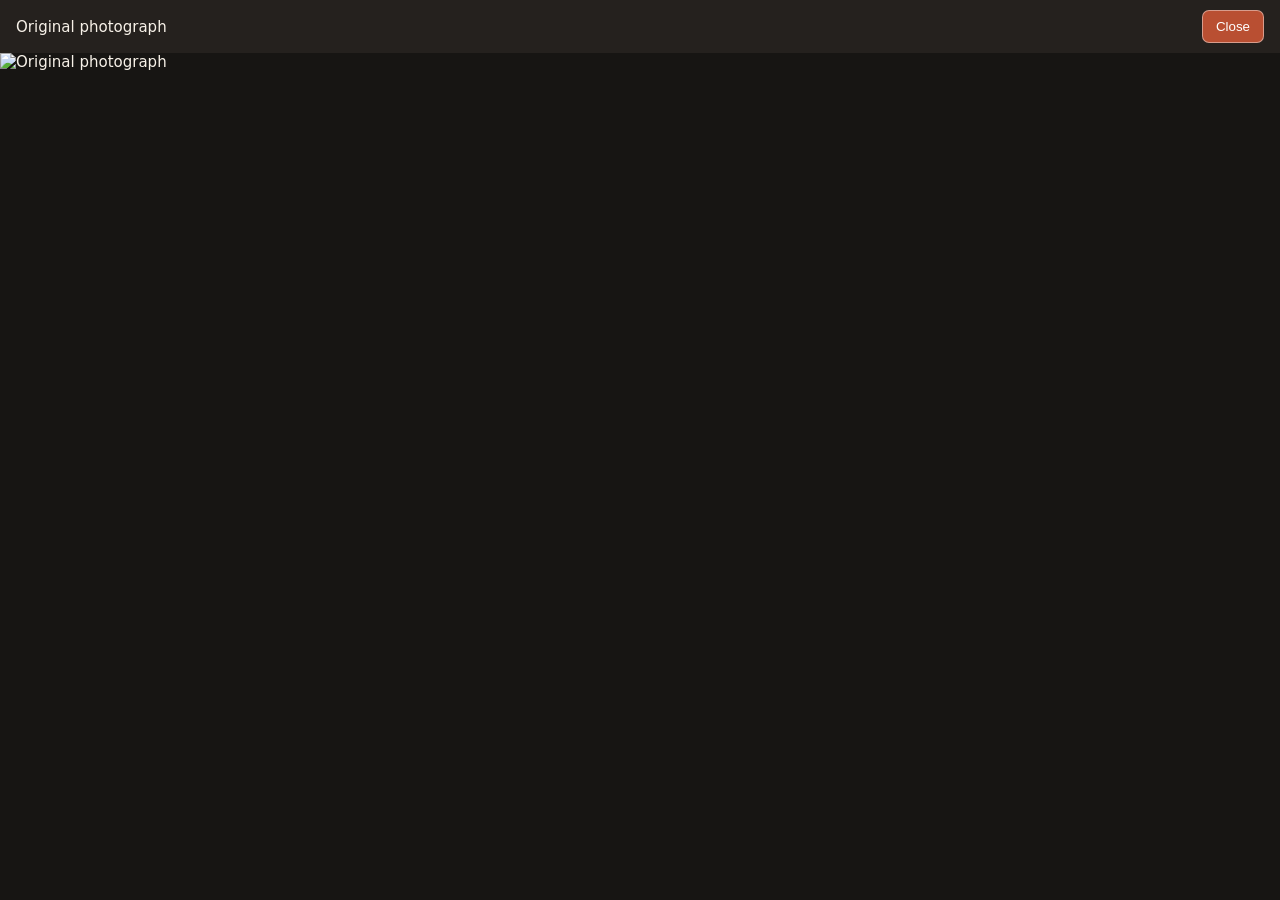
<file: web/original-view.html>
<!doctype html>
<html lang="en">
<head>
  <meta charset="utf-8">
  <meta name="viewport" content="width=device-width, initial-scale=1">
  <title>Original photograph — Memory Lane</title>
  <style>
    html, body { width: 100%; height: 100%; margin: 0; overflow: hidden; background: #171513; }
    body { position: fixed; inset: 0; display: flex; flex-direction: column; color: #f7f1e8; font: 15px system-ui, sans-serif; }
    header { display: flex; align-items: center; justify-content: space-between; gap: 20px; padding: 10px 16px; background: #25211e; }
    #filename { overflow: hidden; text-overflow: ellipsis; white-space: nowrap; }
    button { border: 1px solid #ffffff70; border-radius: 7px; background: #b94f32; color: white; cursor: pointer; padding: 8px 13px; white-space: nowrap; }
    main { position: relative; flex: 1 1 auto; min-width: 0; min-height: 0; overflow: hidden; }
    img { position: absolute; inset: 0; display: block; width: 100%; height: 100%; object-fit: contain; object-position: center; }
  </style>
</head>
<body>
  <header>
    <span id="filename">Original photograph</span>
    <button id="close" type="button">Close</button>
  </header>
  <main><img id="original" alt="Original photograph"></main>
  <script>
    (() => {
      "use strict";
      const parameters = new URLSearchParams(window.location.search);
      const id = parameters.get("id");
      const name = parameters.get("name") || "Original photograph";
      document.title = `${name} — Memory Lane`;
      document.querySelector("#filename").textContent = name;
      if (id) document.querySelector("#original").src = `/api/original/${encodeURIComponent(id)}`;
      document.querySelector("#close").addEventListener("click", () => window.close());
    })();
  </script>
</body>
</html>
</file>
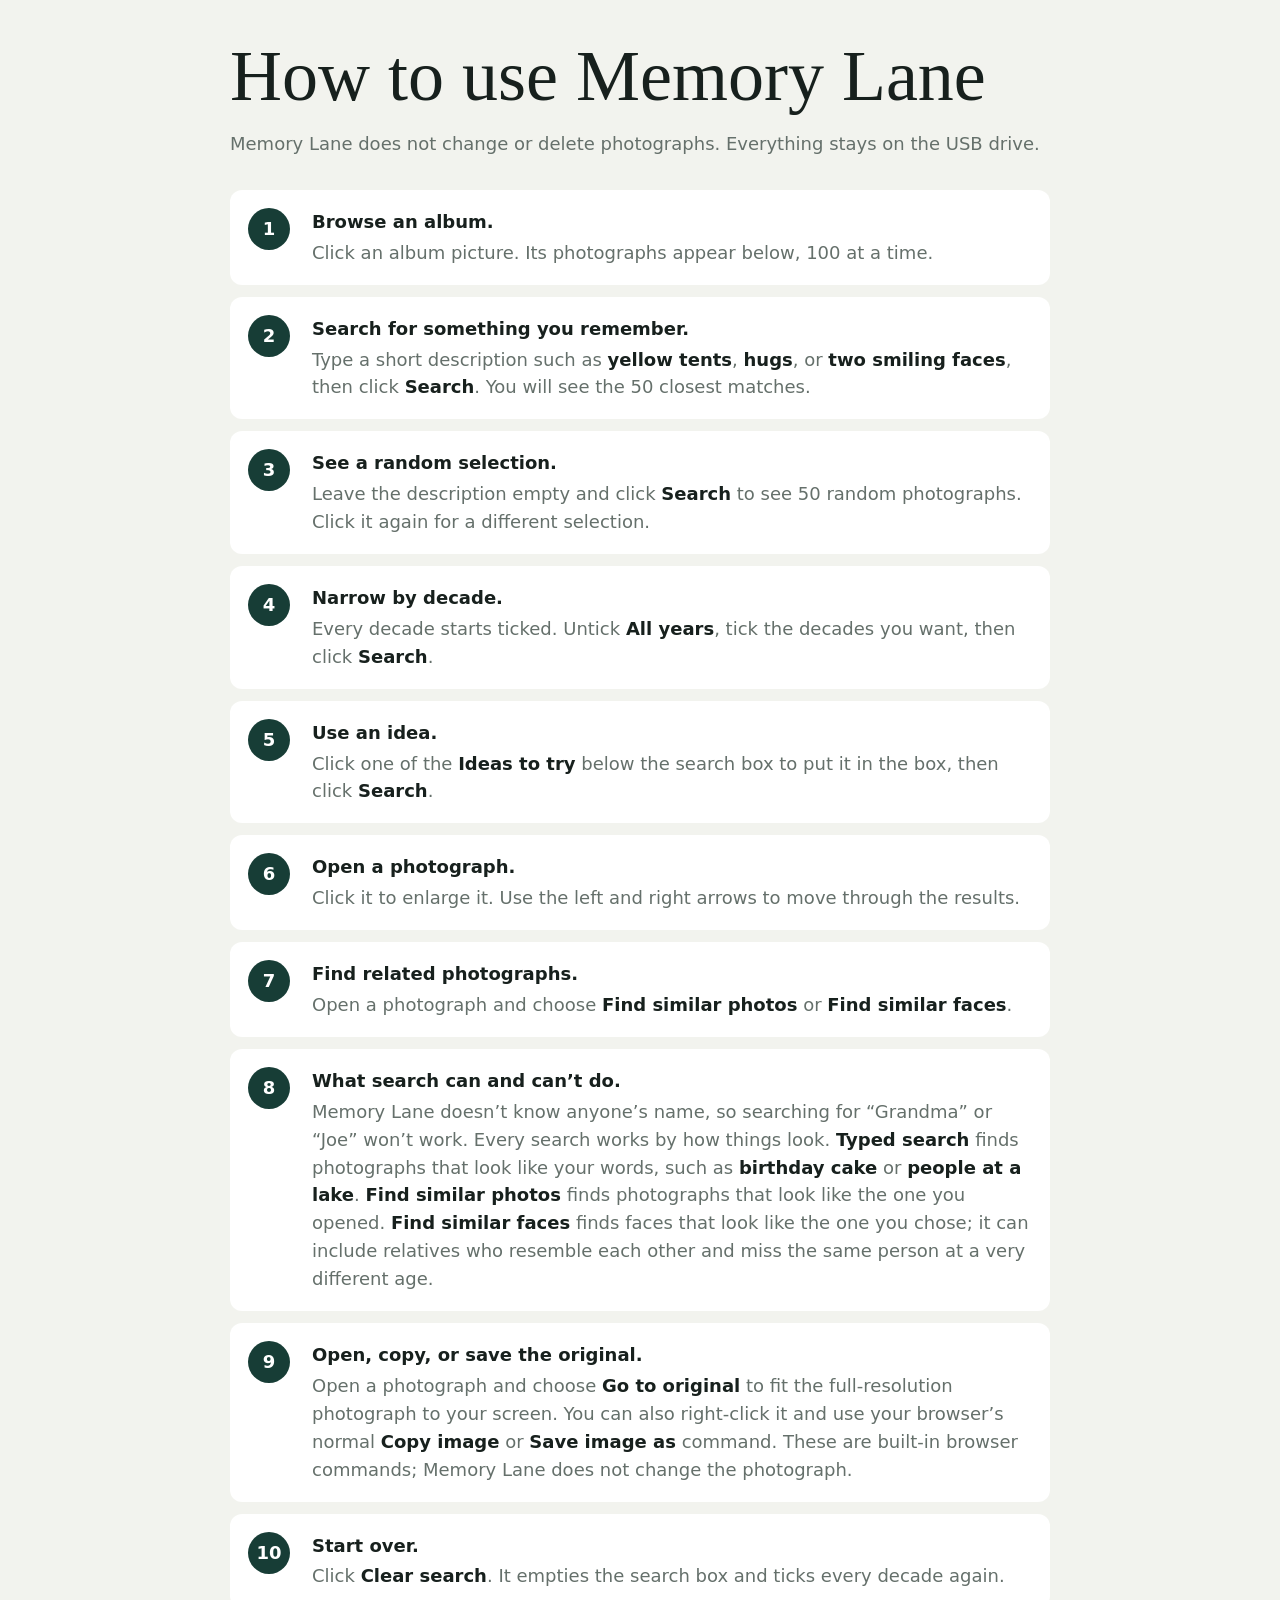
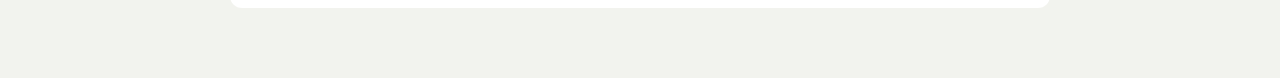
<file: web/USER-GUIDE.html>
<!doctype html>
<html lang="en">
<head>
  <meta charset="utf-8">
  <meta name="viewport" content="width=device-width, initial-scale=1">
  <title>How to use Memory Lane</title>
  <style>
    body{margin:0;background:#f2f3ee;color:#17201d;font:18px/1.55 system-ui,sans-serif}
    main{width:min(820px,calc(100% - 36px));margin:40px auto 70px}
    h1{font:500 clamp(2.5rem,7vw,4.5rem)/1 Georgia,serif;margin:0 0 12px}
    .intro{color:#65706b;margin-bottom:32px}.steps{display:grid;gap:12px;padding:0;counter-reset:step}
    li{display:grid;grid-template-columns:50px 1fr;gap:14px;background:white;border-radius:12px;padding:18px;list-style:none}
    li:before{counter-increment:step;content:counter(step);display:grid;place-items:center;width:42px;height:42px;border-radius:50%;background:#173d36;color:white;font-weight:800}
    strong,span{display:block}span{color:#65706b;margin-top:3px}b{color:#17201d}
  </style>
</head>
<body><main>
  <h1>How to use Memory Lane</h1>
  <p class="intro">Memory Lane does not change or delete photographs. Everything stays on the USB drive.</p>
  <ol class="steps">
    <li><div><strong>Browse an album.</strong><span>Click an album picture. Its photographs appear below, 100 at a time.</span></div></li>
    <li><div><strong>Search for something you remember.</strong><span>Type a short description such as <b>yellow tents</b>, <b>hugs</b>, or <b>two smiling faces</b>, then click <b>Search</b>. You will see the 50 closest matches.</span></div></li>
    <li><div><strong>See a random selection.</strong><span>Leave the description empty and click <b>Search</b> to see 50 random photographs. Click it again for a different selection.</span></div></li>
    <li><div><strong>Narrow by decade.</strong><span>Every decade starts ticked. Untick <b>All years</b>, tick the decades you want, then click <b>Search</b>.</span></div></li>
    <li><div><strong>Use an idea.</strong><span>Click one of the <b>Ideas to try</b> below the search box to put it in the box, then click <b>Search</b>.</span></div></li>
    <li><div><strong>Open a photograph.</strong><span>Click it to enlarge it. Use the left and right arrows to move through the results.</span></div></li>
    <li><div><strong>Find related photographs.</strong><span>Open a photograph and choose <b>Find similar photos</b> or <b>Find similar faces</b>.</span></div></li>
    <li><div><strong>What search can and can’t do.</strong><span>Memory Lane doesn’t know anyone’s name, so searching for “Grandma” or “Joe” won’t work. Every search works by how things look. <b>Typed search</b> finds photographs that look like your words, such as <b>birthday cake</b> or <b>people at a lake</b>. <b>Find similar photos</b> finds photographs that look like the one you opened. <b>Find similar faces</b> finds faces that look like the one you chose; it can include relatives who resemble each other and miss the same person at a very different age.</span></div></li>
    <li><div><strong>Open, copy, or save the original.</strong><span>Open a photograph and choose <b>Go to original</b> to fit the full-resolution photograph to your screen. You can also right-click it and use your browser’s normal <b>Copy image</b> or <b>Save image as</b> command. These are built-in browser commands; Memory Lane does not change the photograph.</span></div></li>
    <li><div><strong>Start over.</strong><span>Click <b>Clear search</b>. It empties the search box and ticks every decade again.</span></div></li>
  </ol>
</main></body>
</html>
</file>
